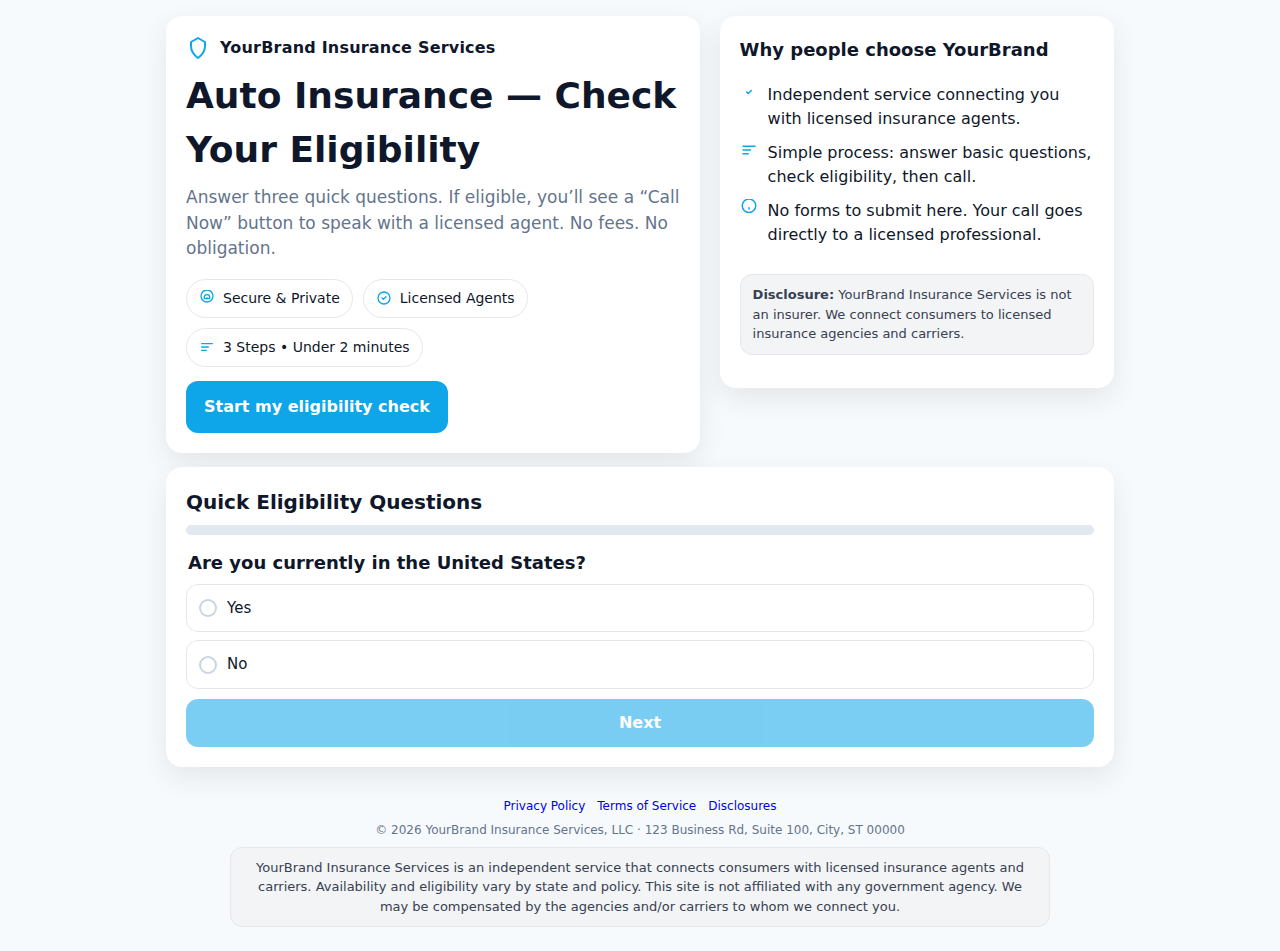
<file: index.html>
<!DOCTYPE html>
<html lang="en">
<head>
<meta charset="utf-8" />
<meta name="viewport" content="width=device-width, initial-scale=1" />
<title>YourBrand Auto Insurance — Check Eligibility</title>
<meta name="description" content="Answer three quick questions to see if you’re eligible to speak with a licensed agent about auto insurance options." />

<link rel="stylesheet" href="./style.css" />


</head>

<body>
<div class="wrap">

  <!-- HERO -->
  <div class="header">
    <!-- Left: content -->
    <section class="card" aria-labelledby="heroTitle">
      <div class="logo" aria-label="YourBrand logo">
        <svg viewBox="0 0 24 24" fill="none" stroke="currentColor">
          <path d="M12 2l7 4v4c0 5-3 9-7 12C8 19 5 15 5 10V6l7-4z" stroke-width="2" stroke-linejoin="round"/>
        </svg>
        <div class="brand">YourBrand Insurance Services</div>
      </div>
      <h1 id="heroTitle">Auto Insurance — Check Your Eligibility</h1>
      <p class="sub">Answer three quick questions. If eligible, you’ll see a “Call Now” button to speak with a licensed agent. No fees. No obligation.</p>

      <div class="badges" aria-label="Trust highlights">
        <div class="badge">
          <svg viewBox="0 0 24 24" fill="none" stroke="currentColor">
            <path d="M12 11v3m0 4a9 9 0 1 0 0-18 9 9 0 0 0 0 18z" stroke-width="2"/>
            <path d="M8 11a4 4 0 1 1 8 0v2H8v-2z" stroke-width="2"/>
          </svg> Secure & Private
        </div>
        <div class="badge">
          <svg viewBox="0 0 24 24" fill="none" stroke="currentColor">
            <path d="M9 12l2 2 4-4" stroke-width="2" stroke-linecap="round" stroke-linejoin="round"/>
            <circle cx="12" cy="12" r="9" stroke-width="2"/>
          </svg> Licensed Agents
        </div>
        <div class="badge">
          <svg viewBox="0 0 24 24" fill="none" stroke="currentColor">
            <path d="M4 7h16M4 12h10M4 17h7" stroke-width="2" stroke-linecap="round"/>
          </svg> 3 Steps • Under 2 minutes
        </div>
      </div>

      <button class="cta" id="startQuizBtn" type="button">Start my eligibility check</button>
    </section>

    <!-- Right: trust panel -->
    <aside class="card proof" role="complementary" aria-label="About YourBrand">
      <h3>Why people choose YourBrand</h3>
      <ul class="checks">
        <li>
          <svg viewBox="0 0 24 24" fill="none" stroke="currentColor">
            <path d="M9 12l2 2 4-4" stroke-width="2" stroke-linecap="round" stroke-linejoin="round"/>
          </svg>
          <div>Independent service connecting you with licensed insurance agents.</div>
        </li>
        <li>
          <svg viewBox="0 0 24 24" fill="none" stroke="currentColor">
            <path d="M4 7h16M4 12h10M4 17h7" stroke-width="2" stroke-linecap="round"/>
          </svg>
          <div>Simple process: answer basic questions, check eligibility, then call.</div>
        </li>
        <li>
          <svg viewBox="0 0 24 24" fill="none" stroke="currentColor">
            <path d="M12 11v3m0 4a9 9 0 1 0 0-18 9 9 0 0 0 0 18z" stroke-width="2"/>
          </svg>
          <div>No forms to submit here. Your call goes directly to a licensed professional.</div>
        </li>
      </ul>
      <p class="disclosure">
        <strong>Disclosure:</strong> YourBrand Insurance Services is not an insurer. We connect consumers to licensed insurance agencies and carriers.
      </p>
    </aside>
  </div>

  <!-- QUIZ -->
  <main class="main" aria-labelledby="quizTitle">
    <section class="card" id="quizCard">
      <h2 id="quizTitle" style="margin:0 0 6px;font-size:20px;">Quick Eligibility Questions</h2>
      <div class="progress" aria-hidden="true"><div id="bar" class="bar"></div></div>

      <form id="quiz" autocomplete="off">
        <!-- Step 1 -->
        <fieldset class="step" data-step="1">
          <legend class="legend">Are you currently in the United States?</legend>
          <div class="options">
            <input type="radio" id="us_yes" name="inUS" value="yes">
            <label class="option" for="us_yes"><span class="dot"></span><span class="text">Yes</span></label>

            <input type="radio" id="us_no" name="inUS" value="no">
            <label class="option" for="us_no"><span class="dot"></span><span class="text">No</span></label>
          </div>
          <div class="nav">
            <button type="button" class="btn next" id="next1" disabled>Next</button>
          </div>
        </fieldset>

        <!-- Step 2 -->
        <fieldset class="step" data-step="2" hidden>
          <legend class="legend">Do you currently have auto insurance?</legend>
          <div class="options">
            <input type="radio" id="ins_yes" name="insured" value="yes">
            <label class="option" for="ins_yes"><span class="dot"></span><span class="text">Yes, I’m insured</span></label>

            <input type="radio" id="ins_no" name="insured" value="no">
            <label class="option" for="ins_no"><span class="dot"></span><span class="text">No, not insured</span></label>

            <input type="radio" id="ins_exp" name="insured" value="expired">
            <label class="option" for="ins_exp"><span class="dot"></span><span class="text">It expired, I want to renew</span></label>
          </div>
          <div class="nav">
            <button type="button" class="btn" id="back2">Back</button>
            <button type="button" class="btn next" id="next2" disabled>Next</button>
          </div>
        </fieldset>

        <!-- Step 3 -->
        <fieldset class="step" data-step="3" hidden>
          <legend class="legend">What year is your vehicle?</legend>
          <div class="options">
            <input type="radio" id="veh_new" name="veh" value="2013plus">
            <label class="option" for="veh_new"><span class="dot"></span><span class="text">2013 or newer</span></label>

            <input type="radio" id="veh_mid" name="veh" value="2008-2012">
            <label class="option" for="veh_mid"><span class="dot"></span><span class="text">2008–2012</span></label>

            <input type="radio" id="veh_old" name="veh" value="2007older">
            <label class="option" for="veh_old"><span class="dot"></span><span class="text">2007 or older</span></label>
          </div>
          <div class="nav">
            <button type="button" class="btn" id="back3">Back</button>
            <button type="button" class="btn next" id="done3" disabled>See my result</button>
          </div>
        </fieldset>

        <!-- Results -->
        <div id="resultGood" class="result" role="region" aria-live="polite">
          <div class="result-card">
            <strong>✅ You may be eligible to speak with a licensed agent.</strong>
            <div class="call-box">
              <div class="call-number" id="callNumber">(Set your number)</div>
              <button class="call-btn" id="callBtn" type="button">Call Now</button>
              <small class="muted">Typical hours: Mon–Fri, 9am–7pm local. No obligation.</small>
            </div>
          </div>
        </div>

        <div id="resultBad" class="result" role="region" aria-live="polite" style="display:none;">
          <div class="card" style="background:#fff7ed;border:1px solid #fed7aa;color:#7c2d12">
            <strong>We’re sorry — you don’t meet the basic requirements.</strong>
            <div style="margin-top:6px">Common requirements include being in the U.S., currently insured, and vehicle year 2008+.</div>
          </div>
        </div>
      </form>
    </section>

    <footer>
      <div class="links">
        <a href="#" rel="nofollow">Privacy Policy</a>
        <a href="#" rel="nofollow">Terms of Service</a>
        <a href="#" rel="nofollow">Disclosures</a>
      </div>
      <div class="address">
        © <span id="yr"></span> YourBrand Insurance Services, LLC · 123 Business Rd, Suite 100, City, ST 00000
      </div>
      <div class="disclosure" style="max-width:820px;margin:8px auto 0">
        YourBrand Insurance Services is an independent service that connects consumers with licensed insurance agents and carriers. Availability and eligibility vary by state and policy. This site is not affiliated with any government agency. We may be compensated by the agencies and/or carriers to whom we connect you.
      </div>
    </footer>
  </main>
</div>

<script src="./script.js"></script>
</body>
</html>
</file>
<file: style.css>
:root{
  --bg:#f7fafc; --card:#ffffff; --text:#0f172a; --muted:#64748b;
  --primary:#0ea5e9; --primary-dark:#0284c7; --success:#16a34a;
  --radius:16px; --shadow:0 10px 28px rgba(0,0,0,.08);
}
*{box-sizing:border-box}
html,body{margin:0;padding:0;background:var(--bg);color:var(--text);
  font-family:system-ui,-apple-system,Segoe UI,Roboto,Inter,Arial,sans-serif;line-height:1.5}
a{text-decoration:none}
button{font:inherit;cursor:pointer}
:focus-visible{outline:3px solid rgba(14,165,233,.45);outline-offset:2px}

.wrap{max-width:980px;margin:0 auto;padding:16px}
.header{display:grid;grid-template-columns:1.15fr .85fr;gap:20px;align-items:start}
@media (max-width: 880px){ .header{grid-template-columns:1fr} }

/* Cards & basics */
.card{background:var(--card);border-radius:var(--radius);box-shadow:var(--shadow);padding:20px}
.logo{display:flex;align-items:center;gap:10px;margin-bottom:8px}
.logo svg{width:24px;height:24px;color:var(--primary)}
.brand{font-weight:800;letter-spacing:.2px}
h1{margin:.25em 0 .4em;font-size:clamp(26px,4.2vw,36px)}
.sub{margin-top:-6px;color:var(--muted);font-size:clamp(15px,2.2vw,17px)}

.badges{display:flex;flex-wrap:wrap;gap:10px;margin:14px 0}
.badge{display:flex;align-items:center;gap:8px;padding:8px 12px;border:1px solid #e5e7eb;border-radius:999px;background:#fff;font-size:14px}
.badge svg{width:16px;height:16px;color:var(--primary)}

.cta{display:inline-flex;align-items:center;justify-content:center;gap:8px;background:var(--primary);color:#fff;
  font-weight:800;border:0;border-radius:12px;padding:14px 18px}
.cta:hover{background:var(--primary-dark)}

/* Trust panel */
.proof{display:grid;gap:14px}
.proof h3{margin:0 0 6px;font-size:18px}
.checks{list-style:none;margin:0;padding:0;display:grid;gap:10px}
.checks li{display:flex;gap:10px;align-items:flex-start}
.checks svg{width:18px;height:18px;color:var(--primary);flex:0 0 18px}
.disclosure{background:#f3f4f6;border:1px solid #e5e7eb;border-radius:12px;padding:10px 12px;font-size:13px;color:#374151}

/* Quiz */
.main{display:grid;gap:14px;margin-top:14px}
.progress{height:10px;background:#e2e8f0;border-radius:999px;overflow:hidden;margin:8px 0 14px}
.bar{height:10px;width:0;background:linear-gradient(90deg,var(--primary),#67e8f9);transition:width .25s ease}

fieldset{border:0;margin:0;padding:0}
.legend{font-weight:900;font-size:18px;margin:2px 0 8px}
.options{display:grid;gap:8px}

/* mobile-safe radios */
.options input[type="radio"]{position:absolute;opacity:0;pointer-events:none}
.option{
  display:flex;align-items:center;gap:10px;background:#fff;border:1px solid #e5e7eb;border-radius:12px;
  padding:12px;font-size:15px;cursor:pointer;-webkit-tap-highlight-color:transparent;
}
.option .dot{width:18px;height:18px;border-radius:999px;border:2px solid #cbd5e1;display:inline-block;flex:0 0 18px}
.options input[type="radio"]:checked + label .dot{border-color:var(--primary);box-shadow:inset 0 0 0 6px var(--primary)}
.option .text{flex:1}

/* nav buttons */
.nav{display:flex;gap:8px;margin-top:10px}
.btn{flex:1;padding:12px;border-radius:12px;border:1px solid #e5e7eb;background:#fff;font-weight:800}
.next{background:var(--primary);color:#fff;border:0}
.next[disabled]{opacity:.55;cursor:not-allowed}

/* results */
.result{display:none;margin-top:8px}
.result-card{background:#ecfdf5;border:1px solid #a7f3d0;color:#065f46;padding:14px;border-radius:12px}
.call-box{margin-top:8px;background:#fff;border:1px dashed #a7f3d0;padding:12px;border-radius:12px;display:grid;gap:8px}
.call-number{font-size:22px;font-weight:900}
.call-btn{display:inline-flex;align-items:center;justify-content:center;gap:8px;background:var(--success);color:#fff;border:0;border-radius:12px;padding:12px 16px;font-weight:900}

/* footer */
footer{color:var(--muted);font-size:12px;text-align:center;margin:16px 0 8px}
footer .links{display:flex;justify-content:center;gap:12px;flex-wrap:wrap;margin-bottom:6px}
.address{margin-top:6px}
</file>
